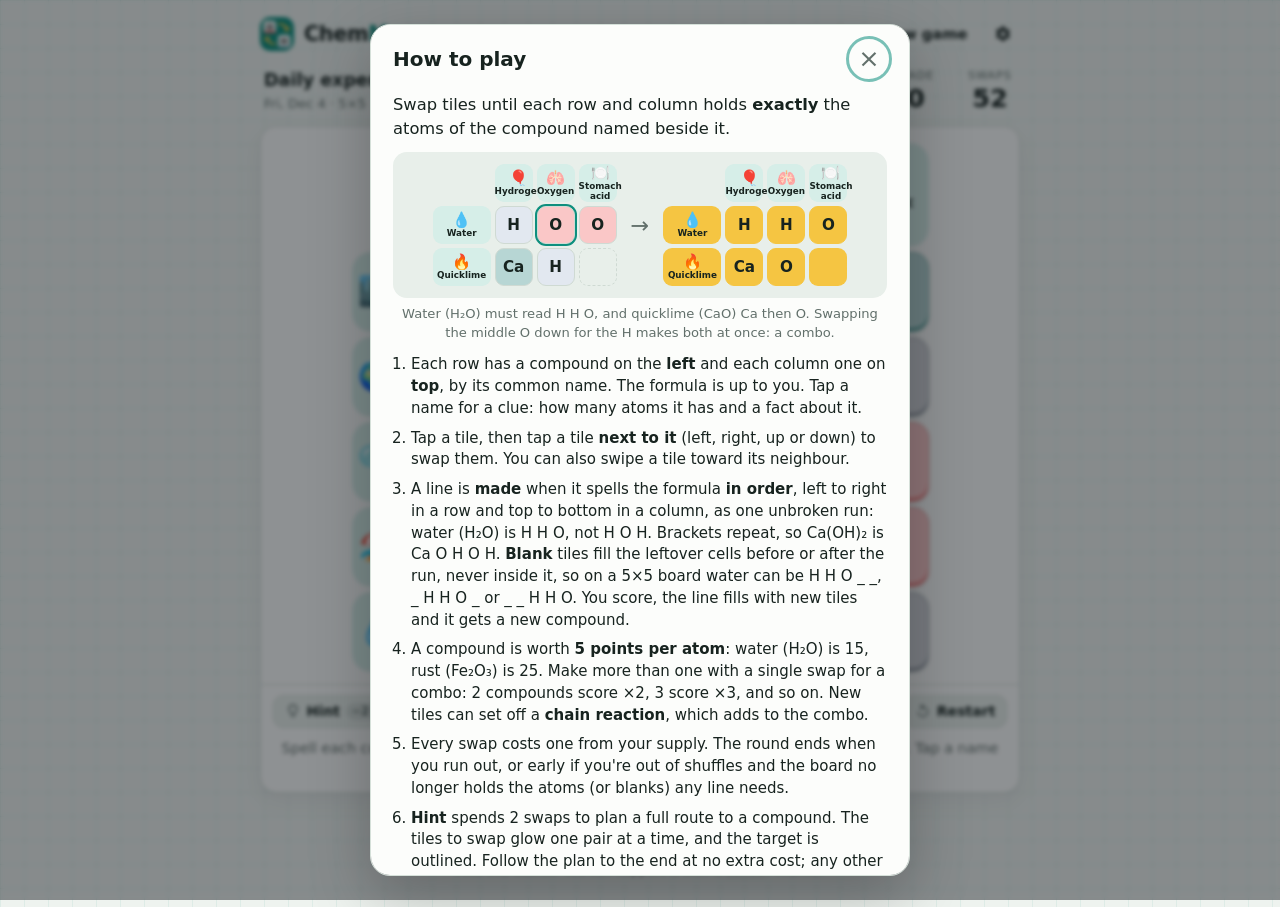
<file: public/index.html>
<!doctype html>
<html lang="en">
<head>
  <meta charset="utf-8">
  <meta name="viewport" content="width=device-width, initial-scale=1, viewport-fit=cover">
  <title>ChemMove — a daily atom-swapping chemistry puzzle</title>
  <meta name="description" content="Swap neighbouring atoms until a row or column spells the formula of the compound named beside it, in order. Make water, rust, laughing gas and more, chain reactions for combos, and fill your lab notebook. A new ChemMove puzzle every day.">
  <meta name="theme-color" content="#eef3ef" media="(prefers-color-scheme: light)">
  <meta name="theme-color" content="#0e1614" media="(prefers-color-scheme: dark)">
  <link rel="canonical" href="https://chemmove.tryonlinux.com/">

  <meta property="og:type" content="website">
  <meta property="og:site_name" content="ChemMove">
  <meta property="og:title" content="ChemMove">
  <meta property="og:description" content="Swap atoms, build compounds, set off chain reactions. A new chemistry puzzle every day.">
  <meta property="og:url" content="https://chemmove.tryonlinux.com/">
  <meta property="og:image" content="https://chemmove.tryonlinux.com/og-image.png">
  <meta property="og:image:type" content="image/png">
  <meta property="og:image:width" content="1200">
  <meta property="og:image:height" content="630">
  <meta property="og:image:alt" content="A grid of coloured element tiles with compound names like Water and Rust along the top and left edges">
  <meta name="twitter:card" content="summary_large_image">
  <meta name="twitter:title" content="ChemMove">
  <meta name="twitter:description" content="Swap atoms, build compounds, set off chain reactions. A new chemistry puzzle every day.">
  <meta name="twitter:image" content="https://chemmove.tryonlinux.com/og-image.png">

  <link rel="icon" href="favicon.svg" type="image/svg+xml">
  <link rel="apple-touch-icon" href="apple-touch-icon.png">
  <link rel="manifest" href="site.webmanifest">
  <meta name="apple-mobile-web-app-title" content="ChemMove">
  <link rel="stylesheet" href="style.css">
  <script type="application/ld+json">
  {
    "@context": "https://schema.org",
    "@type": "VideoGame",
    "name": "ChemMove",
    "url": "https://chemmove.tryonlinux.com/",
    "image": "https://chemmove.tryonlinux.com/og-image.png",
    "description": "A chemistry puzzle. Swap neighbouring atoms on a grid until a row or column spells the formula of the compound named beside it in order, like water (H₂O) or rust (Fe₂O₃), with blank tiles before or after it. Completed lines refresh and score points; make several with one swap for a combo. A new daily puzzle for everyone, plus random games from 3×3 to 10×10.",
    "genre": ["Puzzle", "Educational"],
    "applicationCategory": "Game",
    "gamePlatform": "Web browser",
    "playMode": "SinglePlayer",
    "operatingSystem": "Any",
    "inLanguage": "en",
    "author": { "@type": "Person", "name": "Jordan Tryon" },
    "offers": { "@type": "Offer", "price": "0", "priceCurrency": "USD" }
  }
  </script>
</head>
<body>
  <header class="topbar">
    <a class="brand" href="./" aria-label="ChemMove home">
      <img class="brand-mark" src="favicon.svg" alt="" width="34" height="34">
      <span class="brand-word">Chem<b>Move</b></span>
    </a>
    <nav class="topnav">
      <button class="btn ghost" data-open="help" aria-label="How to play"><span class="lbl-full">How to play</span><span class="lbl-short">Help</span></button>
      <button class="btn ghost" data-open="stats" aria-label="Lab notebook and stats"><span class="lbl-full">Notebook</span><span class="lbl-short">Stats</span></button>
      <button class="btn ghost" data-open="new" aria-label="New game"><span class="lbl-full">New game</span><span class="lbl-short">New</span></button>
      <button class="btn ghost icon-btn" data-open="settings" aria-label="Settings">
        <svg viewBox="0 0 24 24" width="18" height="18" aria-hidden="true"><path fill="currentColor" d="M19.14 12.94c.04-.3.06-.61.06-.94s-.02-.64-.07-.94l2.03-1.58a.49.49 0 0 0 .12-.61l-1.92-3.32a.49.49 0 0 0-.59-.22l-2.39.96a7.03 7.03 0 0 0-1.62-.94l-.36-2.54A.48.48 0 0 0 13.92 2h-3.84a.48.48 0 0 0-.48.41l-.36 2.54c-.59.24-1.13.56-1.62.94l-2.39-.96a.49.49 0 0 0-.59.22L2.72 8.47a.48.48 0 0 0 .12.61l2.03 1.58c-.05.3-.07.63-.07.94s.02.64.07.94l-2.03 1.58a.49.49 0 0 0-.12.61l1.92 3.32c.12.22.37.29.59.22l2.39-.96c.5.38 1.03.7 1.62.94l.36 2.54c.05.24.24.41.48.41h3.84c.24 0 .44-.17.47-.41l.36-2.54c.59-.24 1.13-.56 1.62-.94l2.39.96c.22.08.47 0 .59-.22l1.92-3.32a.48.48 0 0 0-.12-.61l-2.01-1.58ZM12 15.6A3.6 3.6 0 1 1 12 8.4a3.6 3.6 0 0 1 0 7.2Z"/></svg>
      </button>
    </nav>
  </header>

  <main class="wrap">
    <section class="hud">
      <div class="hud-name">
        <span id="hudTitle">Daily experiment</span>
        <span class="muted small" id="hudSub"></span>
      </div>
      <div class="hud-stat"><span class="label">Score</span><strong id="hudScore">0</strong></div>
      <div class="hud-stat"><span class="label">Made</span><strong id="hudLines">0</strong></div>
      <div class="hud-stat"><span class="label">Swaps</span><strong id="hudSwaps">0</strong></div>
    </section>

    <section class="card board-card">
      <div class="stage" id="stage">
        <div class="board" id="board">
          <div class="corner" aria-hidden="true">⚗️</div>
          <div class="col-heads" id="colHeads" role="group" aria-label="Column targets. Select one to learn about the compound."></div>
          <div class="row-heads" id="rowHeads" role="group" aria-label="Row targets. Select one to learn about the compound."></div>
          <div class="tiles" id="tiles" role="group" aria-label="Atoms. Use arrow keys to move, Enter to pick an atom, then Enter on a neighbour to swap."></div>
        </div>
        <div class="float" id="float" aria-hidden="true"></div>
      </div>

      <div class="tools">
        <button class="tool" id="hintBtn">
          <svg viewBox="0 0 24 24" width="16" height="16" aria-hidden="true"><path fill="currentColor" d="M9 21h6v-1.5H9V21Zm3-19a7 7 0 0 0-4 12.74V17a1 1 0 0 0 1 1h6a1 1 0 0 0 1-1v-2.26A7 7 0 0 0 12 2Zm2.85 11.1-.85.6V16h-4v-2.3l-.85-.6a5 5 0 1 1 5.7 0Z"/></svg>
          Hint <span class="cost">−2 swaps</span>
        </button>
        <button class="tool" id="shuffleBtn">
          <svg viewBox="0 0 24 24" width="16" height="16" aria-hidden="true"><path fill="currentColor" d="M10.59 9.17 5.41 4 4 5.41l5.17 5.17 1.42-1.41ZM14.5 4l2.04 2.04L4 18.59 5.41 20 17.96 7.46 20 9.5V4h-5.5Zm.33 9.41-1.41 1.41 3.13 3.13L14.5 20H20v-5.5l-2.04 2.04-3.13-3.13Z"/></svg>
          Shuffle <span class="cost" id="shuffleLeft">3 left</span>
        </button>
        <span class="spacer"></span>
        <button class="tool" id="restartBtn">
          <svg viewBox="0 0 24 24" width="16" height="16" aria-hidden="true"><path fill="currentColor" d="M12 5V1L7 6l5 5V7a6 6 0 1 1-6 6H4a8 8 0 1 0 8-8Z"/></svg>
          <span id="restartLbl">Restart</span>
        </button>
      </div>
      <p class="msg" id="msg" aria-live="polite"></p>
    </section>

    <section class="card done-bar" id="doneBar" hidden>
      <div>
        <strong id="doneTitle">Out of swaps</strong>
        <div class="muted small" id="doneSub"></div>
      </div>
      <div class="inline">
        <button class="btn" data-open="finish">Results</button>
        <button class="btn primary" data-open="new">New game</button>
      </div>
    </section>

    <noscript><section class="card notfound"><p>ChemMove needs JavaScript to run.</p></section></noscript>
  </main>

  <footer class="foot">
    <span class="foot-group"><span>ChemMove</span><span class="sep" aria-hidden="true">·</span><span id="footGame"></span></span>
    <span class="sep foot-gsep" aria-hidden="true">·</span>
    <span class="foot-group"><a class="foot-link" href="https://github.com/tryonlinux/chem-move" target="_blank" rel="noopener noreferrer">
      <svg class="gh" viewBox="0 0 16 16" width="14" height="14" aria-hidden="true"><path fill="currentColor" d="M8 0C3.58 0 0 3.58 0 8c0 3.54 2.29 6.53 5.47 7.59.4.07.55-.17.55-.38 0-.19-.01-.82-.01-1.49-2.01.37-2.53-.49-2.69-.94-.09-.23-.48-.94-.82-1.13-.28-.15-.68-.52-.01-.53.63-.01 1.08.58 1.23.82.72 1.21 1.87.87 2.33.66.07-.52.28-.87.51-1.07-1.78-.2-3.64-.89-3.64-3.95 0-.87.31-1.59.82-2.15-.08-.2-.36-1.02.08-2.12 0 0 .67-.21 2.2.82.64-.18 1.32-.27 2-.27.68 0 1.36.09 2 .27 1.53-1.04 2.2-.82 2.2-.82.44 1.1.16 1.92.08 2.12.51.56.82 1.27.82 2.15 0 3.07-1.87 3.75-3.65 3.95.29.25.54.73.54 1.48 0 1.07-.01 1.93-.01 2.2 0 .21.15.46.55.38A8.012 8.012 0 0 0 16 8c0-4.42-3.58-8-8-8Z"/></svg>
      Source on GitHub
    </a></span>
    <a class="foot-link foot-also" href="https://parchem.tryonlinux.com/">Also try Par for the Chem ⛳</a>
    <p class="foot-support">Find this useful? You can support it with a <a href="https://buymeacoffee.com/tryomas" target="_blank" rel="noopener noreferrer">coffee</a>. Thanks!</p>
  </footer>

  <div class="toast" id="toast" role="status" aria-live="polite"></div>

  <!-- How to play -->
  <dialog id="dlg-help">
    <div class="dlg">
      <header><h2>How to play</h2><button class="x" data-close aria-label="Close">×</button></header>
      <p class="lead">Swap tiles until each row and column holds <b>exactly</b> the atoms of the compound named beside it.</p>
      <div class="demo" aria-hidden="true">
        <div class="demo-grid">
          <span class="d-hdr"></span><span class="d-hdr">🎈<small>Hydrogen</small></span><span class="d-hdr">🫁<small>Oxygen</small></span><span class="d-hdr">🍽️<small>Stomach acid</small></span>
          <span class="d-hdr">💧<small>Water</small></span><span class="d-tile el-h">H</span><span class="d-tile el-o d-sel">O</span><span class="d-tile el-o">O</span>
          <span class="d-hdr">🔥<small>Quicklime</small></span><span class="d-tile el-ca">Ca</span><span class="d-tile el-h">H</span><span class="d-tile d-blank"></span>
        </div>
        <div class="demo-arrow">→</div>
        <div class="demo-grid">
          <span class="d-hdr"></span><span class="d-hdr">🎈<small>Hydrogen</small></span><span class="d-hdr">🫁<small>Oxygen</small></span><span class="d-hdr">🍽️<small>Stomach acid</small></span>
          <span class="d-hdr d-hit">💧<small>Water</small></span><span class="d-tile el-h d-hit">H</span><span class="d-tile el-h d-hit">H</span><span class="d-tile el-o d-hit">O</span>
          <span class="d-hdr d-hit">🔥<small>Quicklime</small></span><span class="d-tile el-ca d-hit">Ca</span><span class="d-tile el-o d-hit">O</span><span class="d-tile d-blank d-hit"></span>
        </div>
      </div>
      <p class="demo-cap muted small">Water (H₂O) must read H H O, and quicklime (CaO) Ca then O. Swapping the middle O down for the H makes both at once: a combo.</p>
      <ol class="steps">
        <li>Each row has a compound on the <b>left</b> and each column one on <b>top</b>, by its common name. The formula is up to you. Tap a name for a clue: how many atoms it has and a fact about it.</li>
        <li>Tap a tile, then tap a tile <b>next to it</b> (left, right, up or down) to swap them. You can also swipe a tile toward its neighbour.</li>
        <li>A line is <b>made</b> when it spells the formula <b>in order</b>, left to right in a row and top to bottom in a column, as one unbroken run: water (H₂O) is H H O, not H O H. Brackets repeat, so Ca(OH)₂ is Ca O H O H. <b>Blank</b> tiles fill the leftover cells before or after the run, never inside it, so on a 5×5 board water can be H H O _ _, _ H H O _ or _ _ H H O. You score, the line fills with new tiles and it gets a new compound.</li>
        <li>A compound is worth <b>5 points per atom</b>: water (H₂O) is 15, rust (Fe₂O₃) is 25. Make more than one with a single swap for a combo: 2 compounds score ×2, 3 score ×3, and so on. New tiles can set off a <b>chain reaction</b>, which adds to the combo.</li>
        <li>Every swap costs one from your supply. The round ends when you run out, or early if you're out of shuffles and the board no longer holds the atoms (or blanks) any line needs.</li>
        <li><b>Hint</b> spends 2 swaps to plan a full route to a compound. The tiles to swap glow one pair at a time, and the target is outlined. Follow the plan to the end at no extra cost; any other swap cancels it. <b>Shuffle</b> deals a new board, free, 3 times per round.</li>
      </ol>
      <p class="fine">Every compound can be made from the board it was dealt with. Bigger boards ask for bigger molecules. Once you've made a compound, its formula goes in your <b>lab notebook</b> and shows when you tap its name. The <b>Daily</b> board is the same for everyone, and your first finish is the one that counts.</p>
      <div class="dlg-actions"><button class="btn primary" data-close>Let's react</button></div>
    </div>
  </dialog>

  <!-- Stats -->
  <dialog id="dlg-stats">
    <div class="dlg">
      <header><h2>Lab notebook</h2><button class="x" data-close aria-label="Close">×</button></header>
      <div class="stat-grid" id="statGrid"></div>
      <p class="center muted small" id="statNext"></p>
      <h3>Compounds discovered <span class="book-count" id="bookCount"></span></h3>
      <div class="notebook" id="notebook"></div>
      <h3>Best by grid size</h3>
      <div class="size-bests" id="sizeBests"></div>
      <h3>Recent rounds</h3>
      <div id="recentRounds"></div>
      <p class="fine">Your notebook and stats are saved in this browser only. They don't sync to your other devices.</p>
    </div>
  </dialog>

  <!-- New game -->
  <dialog id="dlg-new">
    <div class="dlg">
      <header><h2>New game</h2><button class="x" data-close aria-label="Close">×</button></header>
      <div class="option">
        <div>
          <strong>Daily experiment</strong>
          <div class="muted small" id="dailyStatus">Same 5×5 board for everyone today.</div>
        </div>
        <button class="btn primary" id="playDaily">Play daily</button>
      </div>
      <div class="option">
        <div>
          <strong>Random game</strong>
          <div class="muted small" id="sizeInfo">A new board, with a code you can share.</div>
        </div>
        <div class="inline">
          <div class="stepper" role="group" aria-label="Grid size">
            <button class="tool icon" id="sizeDown" aria-label="Smaller grid">−</button>
            <output id="sizeValue" aria-live="polite">6×6</output>
            <button class="tool icon" id="sizeUp" aria-label="Bigger grid">+</button>
          </div>
          <button class="btn" id="playRandom">Start</button>
        </div>
      </div>
      <form class="option" id="codeForm">
        <label for="codeInput"><strong>Game code</strong>
          <span class="muted small">Play a friend's board.</span></label>
        <div class="inline">
          <input id="codeInput" maxlength="11" placeholder="e.g. K3F9QZ-6" autocapitalize="characters" autocomplete="off" spellcheck="false">
          <button class="btn">Go</button>
        </div>
      </form>
      <div class="option subtle">
        <div>
          <strong>Current game</strong>
          <div class="muted small" id="currentGameInfo"></div>
        </div>
        <button class="btn ghost" id="copyLink">Copy link</button>
      </div>
    </div>
  </dialog>

  <!-- Settings -->
  <dialog id="dlg-settings">
    <div class="dlg">
      <header><h2>Settings</h2><button class="x" data-close aria-label="Close">×</button></header>
      <label class="option switch-row">
        <span><strong>Element colours</strong><span class="muted small">Tint each atom with its element's colour.</span></span>
        <input type="checkbox" role="switch" class="switch" data-setting="colors">
      </label>
      <label class="option switch-row">
        <span><strong>Highlight swaps</strong><span class="muted small">Outline the atoms a selected atom can swap with.</span></span>
        <input type="checkbox" role="switch" class="switch" data-setting="moves">
      </label>
      <label class="option switch-row">
        <span><strong>Sound</strong><span class="muted small">Quiet clicks, fizzes and chimes.</span></span>
        <input type="checkbox" role="switch" class="switch" data-setting="sound">
      </label>
    </div>
  </dialog>

  <!-- Round complete -->
  <dialog id="dlg-finish">
    <div class="dlg">
      <header><h2 id="finTitle">Round complete</h2><button class="x" data-close aria-label="Close">×</button></header>
      <div class="big-score"><strong id="finScore">0</strong><span class="muted">points</span></div>
      <p class="center muted" id="finLine"></p>
      <p class="center badge-line" id="finBadge" hidden></p>
      <div class="chips" id="finMade"></div>
      <pre class="emoji-card" id="finEmoji"></pre>
      <p class="center muted small" id="finNext"></p>
      <div class="dlg-actions">
        <button class="btn" id="shareBtn">Share result</button>
        <button class="btn ghost" data-open="stats">Notebook</button>
        <button class="btn primary" data-open="new">New game</button>
      </div>
    </div>
  </dialog>

  <script src="game.js"></script>
</body>
</html>
</file>
<file: public/style.css>
:root {
  --bg: #eef3ef;
  --surface: #fcfdfb;
  --surface-2: #e8efea;
  --ink: #17231f;
  --muted: #62706b;
  --line: #d5e0d9;
  --accent: #0e8f7e;
  --accent-hover: #0b7a6b;
  --accent-ink: #ffffff;
  --accent-soft: #d6eee8;
  --tile: #ffffff;
  --tile-edge: #cfdad3;
  --tint-max: 30%;
  --select: #bfeae2;
  --gold: #f5c542;
  --warn: #c2410c;
  --paper-line: rgba(14, 143, 126, 0.07);
  --radius: 16px;
  --shadow: 0 1px 2px rgba(29, 36, 51, 0.05), 0 8px 24px rgba(29, 36, 51, 0.06);
  --font: ui-rounded, "SF Pro Rounded", system-ui, -apple-system, "Segoe UI", Roboto, "Helvetica Neue", Arial, sans-serif;
  color-scheme: light;
}

@media (prefers-color-scheme: dark) {
  :root {
    --bg: #0e1614;
    --surface: #141e1b;
    --surface-2: #1a2723;
    --ink: #e4ece9;
    --muted: #93a39d;
    --line: #26352f;
    --accent: #3fd1b8;
    --accent-hover: #5fdcc6;
    --accent-ink: #04201b;
    --accent-soft: #163029;
    --tile: #1f2b27;
    --tile-edge: #31423c;
    --tint-max: 42%;
    --select: #1c5248;
    --gold: #b98f1c;
    --warn: #fb923c;
    --paper-line: rgba(63, 209, 184, 0.04);
    --shadow: 0 1px 2px rgba(0, 0, 0, 0.3), 0 8px 24px rgba(0, 0, 0, 0.25);
    color-scheme: dark;
  }
}

* { box-sizing: border-box; }
[hidden] { display: none !important; }

html { -webkit-text-size-adjust: 100%; }

body {
  margin: 0;
  font-family: var(--font);
  font-size: 15px;
  line-height: 1.45;
  color: var(--ink);
  background-color: var(--bg);
  background-image:
    linear-gradient(var(--paper-line) 1px, transparent 1px),
    linear-gradient(90deg, var(--paper-line) 1px, transparent 1px);
  background-size: 24px 24px;
  min-height: 100vh;
  padding-inline: max(16px, env(safe-area-inset-left)) max(16px, env(safe-area-inset-right));
}

button, input, output { font: inherit; color: inherit; }

.muted { color: var(--muted); }
.small { font-size: 0.82rem; }
.center { text-align: center; }
.offscreen { position: fixed; left: -9999px; top: 0; opacity: 0; }

/* ---------- top bar ---------- */
.topbar {
  max-width: 760px;
  margin: 0 auto;
  display: flex;
  align-items: center;
  justify-content: space-between;
  gap: 12px;
  padding-block: max(14px, env(safe-area-inset-top)) 6px;
}
.brand {
  display: flex;
  align-items: center;
  gap: 10px;
  color: inherit;
  text-decoration: none;
  font-size: 1.3rem;
  font-weight: 700;
  letter-spacing: -0.02em;
  flex: none;
}
.brand b { color: var(--accent); }
.brand-mark { width: 34px; height: 34px; border-radius: 10px; display: block; }
.topnav { display: flex; gap: 2px; align-items: center; }
.lbl-short { display: none; }

/* ---------- buttons ---------- */
.btn {
  appearance: none;
  border: 1px solid var(--line);
  background: var(--surface);
  color: var(--ink);
  padding: 0.55em 1em;
  border-radius: 999px;
  cursor: pointer;
  font-weight: 600;
  font-size: 0.92rem;
  white-space: nowrap;
  transition: background-color 0.15s, border-color 0.15s, transform 0.08s;
}
.btn:hover { border-color: var(--muted); }
.btn:active { transform: translateY(1px); }
.btn:disabled { opacity: 0.45; cursor: not-allowed; transform: none; }
.btn.primary { background: var(--accent); border-color: var(--accent); color: var(--accent-ink); }
.btn.primary:hover { background: var(--accent-hover); border-color: var(--accent-hover); }
.btn.ghost { background: transparent; border-color: transparent; }
.btn.ghost:hover { background: var(--surface-2); border-color: var(--line); }
.icon-btn { display: inline-grid; place-items: center; padding: 0.5em; }
:focus-visible { outline: 3px solid color-mix(in srgb, var(--accent) 55%, transparent); outline-offset: 2px; }

/* ---------- layout ---------- */
.wrap {
  max-width: 760px;
  margin: 0 auto;
  display: grid;
  grid-template-columns: minmax(0, 1fr);
  gap: 12px;
  padding-block: 8px 20px;
}
.wrap > * { min-width: 0; }
.card {
  background: var(--surface);
  border: 1px solid var(--line);
  border-radius: var(--radius);
  box-shadow: var(--shadow);
}
.inline { display: flex; gap: 6px; align-items: center; flex-wrap: wrap; }

/* ---------- HUD ---------- */
.hud {
  display: grid;
  grid-template-columns: minmax(0, 1fr) repeat(3, auto);
  align-items: center;
  gap: 4px 22px;
  padding-inline: 4px;
}
.hud .label {
  display: block;
  font-size: 0.7rem;
  text-transform: uppercase;
  letter-spacing: 0.08em;
  color: var(--muted);
}
.hud strong { display: inline-block; font-size: 1.6rem; line-height: 1.1; font-variant-numeric: tabular-nums; }
.hud-name { display: flex; flex-direction: column; min-width: 0; }
.hud-name > span { white-space: nowrap; overflow: hidden; text-overflow: ellipsis; }
.hud-name > span:first-child { font-weight: 700; font-size: 1.1rem; }
.hud-stat { text-align: center; min-width: 52px; }
#hudSwaps.low { color: var(--warn); }
.bump { animation: bump 0.35s ease-out; }
@keyframes bump { 40% { transform: scale(1.25); color: var(--accent); } }

/* ---------- board ---------- */
.board-card { overflow: hidden; }
.stage {
  position: relative;
  display: flex;
  justify-content: center;
  padding: 16px 8px 12px;
}
.board {
  --n: 5;
  --cell: 56px;
  --gap: 5px;
  --font: 18px;
  display: grid;
  --rhw: 106px;
  --chh: 84px;
  --name: 11px;
  grid-template-columns: var(--rhw) auto;
  grid-template-rows: var(--chh) auto;
  gap: var(--gap);
  font-variant-numeric: tabular-nums;
}
.corner {
  display: grid;
  place-items: center;
  color: var(--muted);
  font-size: calc(var(--cell) * 0.6);
  opacity: 0.75;
}
.col-heads { display: grid; grid-template-columns: repeat(var(--n), var(--cell)); grid-template-rows: var(--chh); gap: var(--gap); }
.row-heads { display: grid; grid-template-rows: repeat(var(--n), var(--cell)); grid-template-columns: var(--rhw); gap: var(--gap); }
.tiles {
  display: grid;
  grid-template-columns: repeat(var(--n), var(--cell));
  grid-auto-rows: var(--cell);
  gap: var(--gap);
  touch-action: none;
  user-select: none;
  -webkit-user-select: none;
}

.hdr {
  appearance: none;
  border: none;
  margin: 0;
  min-width: 0;
  overflow: hidden;
  display: flex;
  flex-direction: column;
  align-items: center;
  justify-content: center;
  gap: 2px;
  padding: 3px 2px;
  border-radius: calc(var(--cell) * 0.24);
  background: var(--accent-soft);
  color: var(--accent);
  font-size: var(--name);
  line-height: 1.1;
  text-align: center;
  cursor: help;
  transition: background-color 0.15s;
  -webkit-tap-highlight-color: transparent;
}
.hdr:hover { background: color-mix(in srgb, var(--accent) 22%, var(--accent-soft)); }
.hdr-e { font-size: calc(var(--cell) * 0.36); line-height: 1; }
.hdr-n {
  font-weight: 800;
  color: var(--ink);
  letter-spacing: -0.01em;
  overflow-wrap: anywhere;
  hyphens: auto;
  display: -webkit-box;
  -webkit-box-orient: vertical;
  -webkit-line-clamp: 3;
  overflow: hidden;
  max-width: 100%;
}
.col-heads .hdr.long .hdr-n { font-size: 0.88em; }
/* Row targets are wide: emoji beside the name. */
.row-heads .hdr { flex-direction: row; gap: 6px; padding-inline: 6px; }
.row-heads .hdr-n { flex: 1; }
/* Tight boards drop the column names for a bigger emoji; tap to read it. */
.board.tight .col-heads .hdr-e { font-size: calc(var(--cell) * 0.62); }
.board.tight .col-heads .hdr-n { display: none; }
.board.tight .row-heads .hdr-e { display: none; }
.board.tight .row-heads .hdr { padding-inline: 3px; }
.hdr.goal { box-shadow: inset 0 0 0 2px var(--gold); background: color-mix(in srgb, var(--gold) 30%, var(--accent-soft)); }
.hdr.focus { box-shadow: inset 0 0 0 2px var(--accent); }
.hdr.hit { animation: hdrHit 0.52s ease-out; }
.hdr.fresh { animation: fresh 0.35s ease-out; }
@keyframes hdrHit {
  0%, 60% { background: var(--gold); color: var(--ink); transform: scale(1.08); }
}

.tile {
  --tint: var(--tile);
  appearance: none;
  position: relative;
  display: grid;
  place-items: center;
  width: var(--cell);
  height: var(--cell);
  padding: 0;
  border: 1px solid var(--tile-edge);
  border-radius: calc(var(--cell) * 0.2);
  background: var(--tile);
  color: var(--ink);
  font-weight: 800;
  font-size: var(--font);
  letter-spacing: -0.02em;
  cursor: pointer;
  box-shadow: 0 1px 0 var(--tile-edge), 0 2px 4px rgba(23, 35, 31, 0.06);
  transition: background-color 0.2s, transform 0.12s, box-shadow 0.12s;
  -webkit-tap-highlight-color: transparent;
}
.tile.tinted {
  background: color-mix(in srgb, var(--tint) var(--tint-max), var(--tile));
  border-color: color-mix(in srgb, var(--tint) 45%, var(--tile-edge));
  box-shadow: inset 0 -3px 0 color-mix(in srgb, var(--tint) 55%, transparent), 0 2px 4px rgba(23, 35, 31, 0.06);
}
.tile .sym { line-height: 1; margin-top: calc(var(--cell) * 0.08); }
.tile.two .sym { font-size: 0.86em; }
.tile .z {
  position: absolute;
  top: calc(var(--cell) * 0.06);
  left: calc(var(--cell) * 0.1);
  font-size: max(8px, calc(var(--cell) * 0.17));
  font-weight: 600;
  line-height: 1;
  color: var(--muted);
  letter-spacing: 0;
}
.board.tight .tile .z { display: none; }
.tile.blank {
  background: transparent;
  border: 1.5px dashed var(--tile-edge);
  box-shadow: none;
}
.tile.blank .sym { width: 18%; height: 18%; border-radius: 50%; background: var(--tile-edge); margin: 0; }
.tile.blank.selected { background: var(--select); border-style: solid; }
.board.tight .tile .sym { margin-top: 0; }
.tile:hover { transform: translateY(-1px); }
.tile.selected {
  background: var(--select);
  border-color: var(--accent);
  border-width: 1px;
  box-shadow: 0 0 0 3px color-mix(in srgb, var(--accent) 45%, transparent), 0 6px 14px rgba(29, 36, 51, 0.15);
  transform: translateY(-2px) scale(1.05);
  z-index: 1;
}
.tile.can-swap { border: 2px dashed var(--accent); }
.tile.hint, .tile.tinted.hint { box-shadow: 0 0 0 3px var(--gold); animation: hint 1.1s ease-in-out infinite; z-index: 1; }
.tile.slide { animation: slide 0.16s ease-out; z-index: 2; }
.tile.hit { animation: tileHit 0.52s ease-out; }
.tile.fresh { animation: fresh 0.35s ease-out; }
.tile:disabled { cursor: default; transform: none; }
.board.done .tiles { opacity: 0.55; filter: saturate(0.6); }

@keyframes slide { from { transform: translate(var(--dx, 0), var(--dy, 0)); } }
@keyframes tileHit {
  0%, 55% { background: var(--gold); transform: scale(1.1) rotate(-4deg); border-color: var(--gold); box-shadow: 0 0 16px var(--gold); }
}
@keyframes fresh { from { transform: scale(0.5); opacity: 0; } }
@keyframes hint {
  50% { box-shadow: 0 0 0 4px var(--gold), 0 0 18px var(--gold); transform: scale(1.06); }
}
.tiles.shake { animation: shake 0.33s; }
@keyframes shake {
  25%, 75% { transform: translateX(6px); }
  50% { transform: translateX(-6px); }
}

.float {
  position: absolute;
  left: 50%;
  top: 42%;
  transform: translate(-50%, -50%);
  display: flex;
  flex-direction: column;
  align-items: center;
  pointer-events: none;
  opacity: 0;
  z-index: 5;
  text-shadow: 0 2px 10px var(--surface), 0 0 2px var(--surface);
}
.float strong { font-size: 2.6rem; font-weight: 900; color: var(--accent); line-height: 1; }
.float span { font-weight: 800; font-size: 1.05rem; color: var(--warn); letter-spacing: 0.02em; white-space: nowrap; }
.float.show { animation: floatUp 1s ease-out; }
@keyframes floatUp {
  0% { opacity: 0; transform: translate(-50%, -30%) scale(0.7); }
  20% { opacity: 1; transform: translate(-50%, -50%) scale(1.05); }
  70% { opacity: 1; }
  100% { opacity: 0; transform: translate(-50%, -110%) scale(1); }
}

/* ---------- tools ---------- */
.tools {
  display: flex;
  align-items: center;
  gap: 8px;
  flex-wrap: wrap;
  padding: 10px 12px;
  border-top: 1px solid var(--line);
}
.spacer { flex: 1; }
.tool {
  appearance: none;
  display: inline-flex;
  align-items: center;
  gap: 6px;
  border: 1px solid var(--line);
  background: var(--surface-2);
  border-radius: 10px;
  padding: 0.4em 0.75em;
  cursor: pointer;
  font-weight: 600;
  font-size: 0.88rem;
  white-space: nowrap;
}
.tool:hover { border-color: var(--muted); }
.tool:disabled { opacity: 0.45; cursor: not-allowed; }
.tool svg { color: var(--muted); flex: none; }
.tool.icon { width: 34px; justify-content: center; padding: 0.35em 0; font-size: 1.1rem; }
.tool.armed { border-color: var(--warn); color: var(--warn); }
.tool.armed svg { color: var(--warn); }
.cost {
  font-size: 0.72rem;
  font-weight: 700;
  color: var(--muted);
  background: color-mix(in srgb, var(--muted) 14%, transparent);
  border-radius: 999px;
  padding: 0 0.5em;
}
.msg {
  margin: 0;
  padding: 0 14px 12px;
  min-height: 1.5em;
  text-align: center;
  color: var(--muted);
  font-size: 0.9rem;
}

.done-bar {
  display: flex;
  justify-content: space-between;
  align-items: center;
  gap: 12px;
  flex-wrap: wrap;
  padding: 12px 16px;
  background: var(--accent-soft);
  border-color: color-mix(in srgb, var(--accent) 30%, var(--line));
  animation: pop 0.35s ease-out;
}
@keyframes pop { from { transform: scale(0.97); opacity: 0; } to { transform: scale(1); opacity: 1; } }

/* ---------- footer ---------- */
.foot {
  max-width: 760px;
  margin: 0 auto;
  padding-block: 0 max(28px, env(safe-area-inset-bottom));
  display: flex;
  flex-wrap: wrap;
  justify-content: center;
  align-items: center;
  gap: 4px 0;
  text-align: center;
  font-size: 0.8rem;
  line-height: 1.4;
  color: var(--muted);
}
.foot .sep { margin-inline: 0.5em; }
.foot-group { display: inline-flex; flex-wrap: wrap; justify-content: center; align-items: center; }
.foot-also { flex-basis: 100%; justify-content: center; }
@media (max-width: 640px) {
  .foot-gsep { display: none; }
  .foot-group { flex-basis: 100%; }
}
.foot-link {
  color: inherit;
  text-decoration: none;
  display: inline-flex;
  align-items: center;
  gap: 5px;
  transition: color 0.15s;
}
.foot-link:hover { color: var(--ink); text-decoration: underline; text-decoration-color: var(--line); text-underline-offset: 3px; }
.foot .gh { flex: none; }
.foot-support { flex-basis: 100%; margin: 4px 0 0; }
.foot-support a { color: inherit; text-underline-offset: 3px; text-decoration-color: var(--line); }
.foot-support a:hover { color: var(--ink); }

/* ---------- toast ---------- */
.toast {
  position: fixed;
  left: 50%;
  bottom: max(20px, env(safe-area-inset-bottom));
  transform: translate(-50%, 20px);
  background: var(--ink);
  color: var(--bg);
  padding: 10px 16px;
  border-radius: 12px;
  font-size: 0.9rem;
  max-width: calc(100vw - 32px);
  opacity: 0;
  pointer-events: none;
  transition: opacity 0.2s, transform 0.2s;
  z-index: 50;
  text-align: center;
  width: max-content;
  max-width: min(460px, calc(100vw - 32px));
  line-height: 1.4;
}
.toast.show { opacity: 1; transform: translate(-50%, 0); }

/* ---------- dialogs ---------- */
dialog {
  border: 1px solid var(--line);
  border-radius: 20px;
  padding: 0;
  width: min(540px, calc(100vw - 32px));
  max-height: calc(100dvh - 48px);
  overflow: auto;
  overscroll-behavior: contain;
  background: var(--surface);
  color: var(--ink);
  box-shadow: 0 20px 60px rgba(0, 0, 0, 0.25);
}
dialog::backdrop { background: rgba(10, 14, 20, 0.45); backdrop-filter: blur(2px); }
dialog[open] { animation: pop 0.2s ease-out; }
.dlg { padding: 20px 22px 22px; }
.dlg header {
  position: sticky;
  top: -20px;
  z-index: 2;
  display: flex;
  justify-content: space-between;
  align-items: center;
  margin: -20px -22px 10px;
  padding: 16px 22px 6px;
  background: var(--surface);
}
.dlg h2 { margin: 0; font-size: 1.25rem; }
.dlg h3 { margin: 18px 0 8px; font-size: 0.78rem; text-transform: uppercase; letter-spacing: 0.08em; color: var(--muted); }
.x {
  appearance: none;
  border: none;
  background: transparent;
  font-size: 1.6rem;
  line-height: 1;
  cursor: pointer;
  color: var(--muted);
  width: 36px;
  height: 36px;
  border-radius: 50%;
}
.x:hover { background: var(--surface-2); color: var(--ink); }
.lead { margin: 0 0 12px; font-size: 1.02rem; }
.steps { padding-left: 1.2em; margin: 12px 0 10px; }
.steps li { margin-bottom: 8px; }
.fine { color: var(--muted); font-size: 0.82rem; margin: 10px 0 0; }
.dlg-actions { display: flex; gap: 8px; justify-content: flex-end; flex-wrap: wrap; margin-top: 16px; }

.demo {
  display: flex;
  align-items: center;
  justify-content: center;
  gap: 14px;
  padding: 12px;
  border-radius: 14px;
  background: var(--surface-2);
}
.demo-arrow { font-size: 1.4rem; color: var(--muted); }
.demo-grid {
  display: grid;
  grid-template-columns: 58px repeat(3, 38px);
  grid-auto-rows: 38px;
  gap: 4px;
  font-weight: 800;
  font-size: 0.95rem;
}
.demo-grid span { display: grid; place-items: center; border-radius: 9px; }
.d-hdr:not(:empty) { background: var(--accent-soft); color: var(--ink); font-size: 0.95rem; line-height: 1.1; text-align: center; align-content: center; gap: 1px; }
.d-hdr small { font-size: 0.55rem; font-weight: 800; }
.d-tile { border: 1px solid var(--tile-edge); background: color-mix(in srgb, var(--tint, var(--tile)) var(--tint-max), var(--tile)); }
.el-h { --tint: #9fb3cc; }
.el-c { --tint: #6b7280; }
.el-n { --tint: #3b82f6; }
.el-o { --tint: #ef4444; }
.el-na { --tint: #a855f7; }
.el-ca { --tint: #0f766e; }
.d-tile.d-blank { background: transparent; border-style: dashed; }
.demo-cap { text-align: center; margin: 6px 0 0; }
.d-sel { box-shadow: 0 0 0 2px var(--accent); }
.demo-grid .d-hit { background: var(--gold); color: var(--ink); border-color: var(--gold); }

.option {
  display: flex;
  justify-content: space-between;
  align-items: center;
  gap: 12px;
  flex-wrap: wrap;
  padding: 12px 0;
  border-bottom: 1px solid var(--line);
  margin: 0;
}
.option:last-child { border-bottom: none; }
.option label, .switch-row > span { display: flex; flex-direction: column; }
.switch-row { cursor: pointer; flex-wrap: nowrap; }
.dlg input:not([type]) {
  border: 1px solid var(--line);
  background: var(--surface-2);
  border-radius: 10px;
  padding: 0.5em 0.75em;
  min-width: 0;
  width: 140px;
}
.dlg input:not([type]):focus { outline: none; border-color: var(--accent); }
#codeInput { text-transform: uppercase; letter-spacing: 0.06em; }
.stepper { display: inline-flex; align-items: center; gap: 4px; }
.stepper output { min-width: 3.4em; text-align: center; font-weight: 700; font-variant-numeric: tabular-nums; }

.switch {
  appearance: none;
  flex: none;
  position: relative;
  width: 46px;
  height: 28px;
  margin: 0;
  border-radius: 999px;
  background: var(--line);
  cursor: pointer;
  transition: background-color 0.18s;
}
.switch::after {
  content: "";
  position: absolute;
  top: 3px;
  left: 3px;
  width: 22px;
  height: 22px;
  border-radius: 50%;
  background: #fff;
  box-shadow: 0 1px 3px rgba(0, 0, 0, 0.25);
  transition: transform 0.18s;
}
.switch:checked { background: var(--accent); }
.switch:checked::after { transform: translateX(18px); }

.stat-grid { display: grid; grid-template-columns: repeat(4, minmax(0, 1fr)); gap: 8px; }
.stat {
  display: flex;
  flex-direction: column;
  align-items: center;
  padding: 10px 4px;
  border-radius: 12px;
  background: var(--surface-2);
  text-align: center;
}
.stat strong { font-size: 1.7rem; line-height: 1.1; font-variant-numeric: tabular-nums; }
.stat span { font-size: 0.72rem; color: var(--muted); }
#statNext { margin: 10px 0 0; }
.size-bests { display: grid; grid-template-columns: repeat(8, minmax(0, 1fr)); gap: 4px; }
.book-count { float: right; color: var(--accent); letter-spacing: 0.02em; }
.notebook {
  display: grid;
  grid-template-columns: repeat(auto-fill, minmax(150px, 1fr));
  gap: 6px;
  max-height: 34vh;
  overflow-y: auto;
  padding: 2px;
}
.entry {
  display: flex;
  align-items: center;
  gap: 8px;
  padding: 6px 8px;
  border-radius: 10px;
  background: var(--surface-2);
  font-size: 0.8rem;
  line-height: 1.2;
  min-width: 0;
}
.entry.locked { opacity: 0.5; background: transparent; border: 1px dashed var(--line); }
.e-emoji { font-size: 1.3rem; flex: none; }
.e-body { display: flex; flex-direction: column; min-width: 0; flex: 1; }
.e-body strong { white-space: nowrap; overflow: hidden; text-overflow: ellipsis; }
.e-count { color: var(--accent); font-variant-numeric: tabular-nums; }
.chips { display: flex; flex-wrap: wrap; justify-content: center; gap: 6px; margin: 12px 0 0; }
.chips:empty { display: none; }
.chip {
  display: inline-flex;
  align-items: center;
  gap: 4px;
  padding: 3px 10px;
  border-radius: 999px;
  background: var(--accent-soft);
  font-size: 0.84rem;
  font-weight: 600;
}
.chip b { color: var(--accent); }
.size-best {
  display: flex;
  flex-direction: column;
  align-items: center;
  padding: 6px 4px;
  border-radius: 10px;
  border: 1px solid var(--line);
  font-variant-numeric: tabular-nums;
}
.size-best span { font-size: 0.72rem; color: var(--muted); }
.size-best.none strong { color: var(--muted); font-weight: 500; }
.table-scroll { overflow-x: auto; max-height: 40vh; }
.rounds { width: 100%; border-collapse: collapse; font-variant-numeric: tabular-nums; font-size: 0.88rem; }
.rounds th { text-align: left; color: var(--muted); font-weight: 600; font-size: 0.74rem; text-transform: uppercase; letter-spacing: 0.05em; padding: 6px 8px; border-bottom: 1px solid var(--line); }
.rounds td { padding: 7px 8px; border-bottom: 1px solid var(--line); white-space: nowrap; }
.rounds .num { text-align: right; }
.rounds tr:last-child td { border-bottom: none; }
.empty { text-align: center; color: var(--muted); padding: 16px 0; margin: 0; }

.big-score { display: flex; justify-content: center; align-items: baseline; gap: 10px; margin: 6px 0 0; }
.big-score strong { font-size: 3.6rem; line-height: 1; font-variant-numeric: tabular-nums; color: var(--accent); }
.badge-line { font-weight: 700; color: var(--warn); margin: 4px 0 0; }
.emoji-card {
  text-align: center;
  font-size: 1.15rem;
  line-height: 1.35;
  letter-spacing: 0.08em;
  margin: 10px 0;
  font-family: inherit;
  white-space: pre-wrap;
}
#finLine, #finNext { margin: 6px 0 0; }

/* ---------- confetti ---------- */
.confetti { position: fixed; inset: 0; pointer-events: none; overflow: hidden; z-index: 60; }
.confetti .bit { width: auto; height: auto; font-size: 20px; }
.confetti span {
  position: absolute;
  top: -16px;
  width: 8px;
  height: 12px;
  border-radius: 2px;
  animation: fall var(--d, 2s) cubic-bezier(0.25, 0.4, 0.6, 1) forwards;
}
@keyframes fall {
  to { transform: translate(var(--x, 0), 105vh) rotate(var(--r, 360deg)); opacity: 0.8; }
}

/* ---------- small screens ---------- */
@media (max-width: 640px) {
  .topbar { padding-block: max(10px, env(safe-area-inset-top)) 2px; gap: 6px; }
  .brand { font-size: 1.1rem; gap: 8px; }
  .brand-mark { width: 28px; height: 28px; border-radius: 8px; }
  .topnav .btn { padding-inline: 0.55em; font-size: 0.82rem; }
  .hud { gap: 2px 12px; }
  .hud .label { font-size: 0.62rem; letter-spacing: 0.06em; }
  .hud strong { font-size: 1.25rem; }
  .hud-name > span:first-child { font-size: 0.95rem; }
  .hud-name > span:last-child { font-size: 0.74rem; }
  .hud-stat { min-width: 36px; }
  .stage { padding: 12px 4px 10px; }
  .tools { gap: 6px; padding: 8px 10px; }
  .tool { padding: 0.35em 0.6em; font-size: 0.82rem; }
  .stat-grid { grid-template-columns: repeat(2, minmax(0, 1fr)); }
  .size-bests { grid-template-columns: repeat(4, minmax(0, 1fr)); }
  .notebook { grid-template-columns: repeat(2, minmax(0, 1fr)); }
  .option > .btn { width: 100%; }
  .dlg { padding: 16px 16px 18px; }
  .dlg header { top: -16px; margin: -16px -16px 8px; padding: 12px 16px 6px; }
  .steps { font-size: 0.9rem; padding-left: 1.1em; }
  .steps li { margin-bottom: 6px; }
  .demo { gap: 8px; padding: 8px; }
  .demo-grid { grid-template-columns: 50px repeat(3, 30px); grid-auto-rows: 32px; font-size: 0.8rem; }
  .d-hdr:not(:empty) { font-size: 0.55rem; }
  /* Column names don't fit in the small demo: the emoji says enough. */
  .demo-grid > .d-hdr:nth-child(-n+4) small { display: none; }
  .demo-grid > .d-hdr:nth-child(-n+4):not(:empty) { font-size: 1.1rem; }
}

@media (max-width: 470px) {
  .lbl-full { display: none; }
  .lbl-short { display: inline; }
  .cost { display: none; }
}

@media (max-width: 345px) {
  .brand-word { display: none; }
}

/* Landscape phones: buttons beside the board so everything fits one screen. */
@media (max-height: 540px) and (orientation: landscape) {
  .topbar { padding-block: max(6px, env(safe-area-inset-top)) 0; }
  .brand { font-size: 1.05rem; }
  .brand-mark { width: 26px; height: 26px; border-radius: 8px; }
  .topnav .btn { padding-block: 0.35em; font-size: 0.82rem; }
  .wrap { gap: 6px; padding-block: 4px 12px; }
  .hud strong { font-size: 1.15rem; }
  .hud .label { font-size: 0.6rem; }
  .hud-name > span:first-child { font-size: 0.95rem; }
  .board-card { display: grid; grid-template-columns: minmax(0, 1.5fr) minmax(170px, 1fr); align-items: center; }
  .stage { grid-row: 1 / span 2; padding: 10px 6px; }
  .tools { flex-direction: column; align-items: stretch; border-top: none; align-self: end; }
  .tools .spacer { display: none; }
  .tool { justify-content: center; }
  .msg { align-self: start; padding-top: 4px; }
}

@media (prefers-reduced-motion: reduce) {
  *, *::before, *::after { animation-duration: 0.001ms !important; animation-iteration-count: 1 !important; transition-duration: 0.001ms !important; }
}

/* ---------- 404 ---------- */
.notfound { text-align: center; padding: 56px 20px; }
.notfound h1 { font-size: 1.9rem; margin: 0 0 6px; letter-spacing: -0.01em; }
.notfound p { margin: 0 0 20px; }
.notfound .btn { display: inline-block; text-decoration: none; }
</file>
